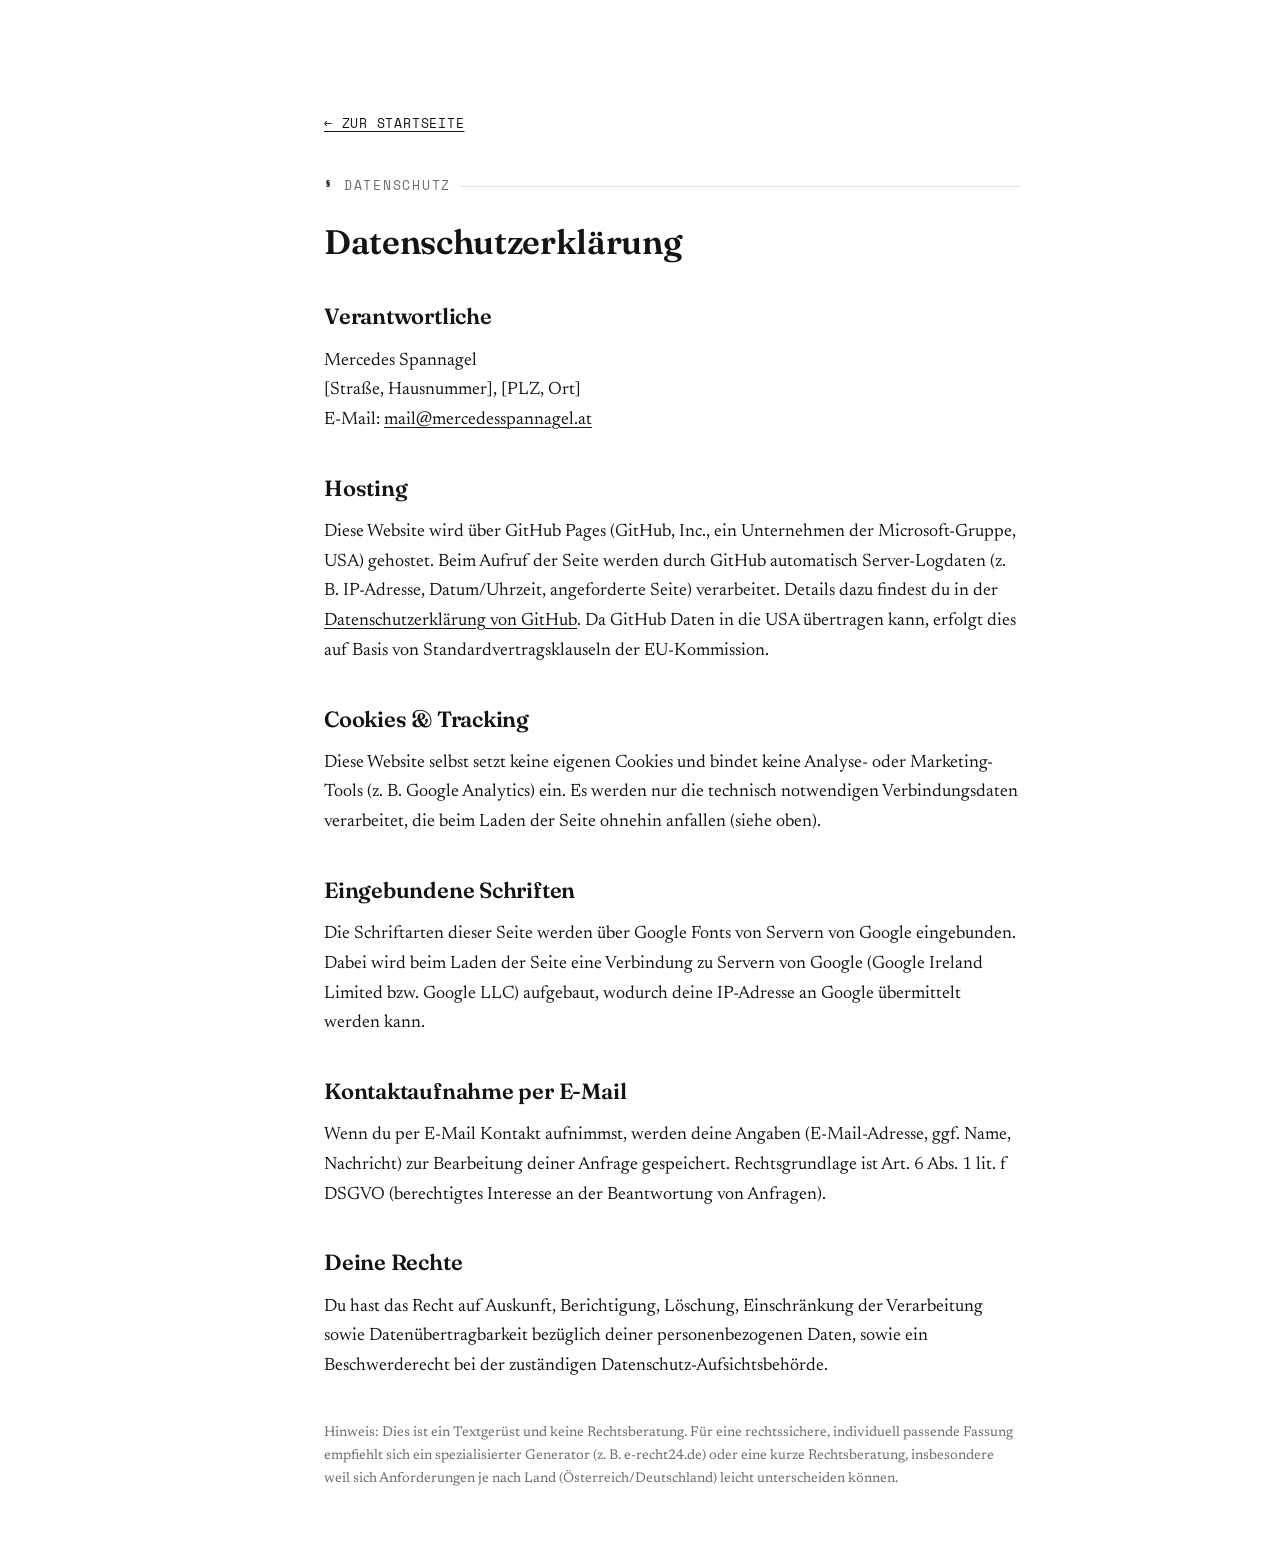
<file: datenschutz.html>
<!DOCTYPE html>
<html lang="de">
<head>
<meta charset="UTF-8">
<meta name="viewport" content="width=device-width, initial-scale=1">
<title>Datenschutz — Mercedes Spannagel</title>
<meta name="robots" content="noindex">
<link rel="preconnect" href="https://fonts.googleapis.com">
<link rel="preconnect" href="https://fonts.gstatic.com" crossorigin>
<link href="https://fonts.googleapis.com/css2?family=Fraunces:ital,opsz,wght@0,9..144,300;0,9..144,500;0,9..144,600;1,9..144,500&family=Newsreader:ital,opsz,wght@0,6..72,400;0,6..72,500;1,6..72,400&family=Space+Mono:wght@400;700&display=swap" rel="stylesheet">
<link rel="stylesheet" href="styles.css">
</head>
<body>
<main style="margin-left:64px;">
  <section style="border-bottom:none; padding-top:min(14vh,110px);">
    <a class="subpage-back" href="index.html">← Zur Startseite</a>
    <div class="eyebrow" style="margin-top:36px;"><span class="num">§</span> Datenschutz</div>
    <h1 style="font-size:clamp(26px,4vw,34px); margin-bottom:28px;">Datenschutzerklärung</h1>

    <div class="legal">
      <h2>Verantwortliche</h2>
      <p>
        Mercedes Spannagel<br>
        <!-- PLATZHALTER: bitte durch echte Anschrift ersetzen -->
        [Straße, Hausnummer], [PLZ, Ort]<br>
        E-Mail: <a href="mailto:mail@mercedesspannagel.at">mail@mercedesspannagel.at</a>
      </p>

      <h2>Hosting</h2>
      <p>
        Diese Website wird über GitHub Pages (GitHub, Inc., ein Unternehmen der Microsoft-Gruppe, USA) gehostet. Beim Aufruf der Seite werden durch GitHub automatisch Server-Logdaten (z. B. IP-Adresse, Datum/Uhrzeit, angeforderte Seite) verarbeitet. Details dazu findest du in der
        <a href="https://docs.github.com/en/site-policy/privacy-policies/github-general-privacy-statement" target="_blank" rel="noopener">Datenschutzerklärung von GitHub</a>. Da GitHub Daten in die USA übertragen kann, erfolgt dies auf Basis von Standardvertragsklauseln der EU-Kommission.
      </p>

      <h2>Cookies &amp; Tracking</h2>
      <p>
        Diese Website selbst setzt keine eigenen Cookies und bindet keine Analyse- oder Marketing-Tools (z. B. Google Analytics) ein. Es werden nur die technisch notwendigen Verbindungsdaten verarbeitet, die beim Laden der Seite ohnehin anfallen (siehe oben).
      </p>

      <h2>Eingebundene Schriften</h2>
      <p>
        Die Schriftarten dieser Seite werden über Google Fonts von Servern von Google eingebunden. Dabei wird beim Laden der Seite eine Verbindung zu Servern von Google (Google Ireland Limited bzw. Google LLC) aufgebaut, wodurch deine IP-Adresse an Google übermittelt werden kann.
      </p>

      <h2>Kontaktaufnahme per E-Mail</h2>
      <p>
        Wenn du per E-Mail Kontakt aufnimmst, werden deine Angaben (E-Mail-Adresse, ggf. Name, Nachricht) zur Bearbeitung deiner Anfrage gespeichert. Rechtsgrundlage ist Art. 6 Abs. 1 lit. f DSGVO (berechtigtes Interesse an der Beantwortung von Anfragen).
      </p>

      <h2>Deine Rechte</h2>
      <p>
        Du hast das Recht auf Auskunft, Berichtigung, Löschung, Einschränkung der Verarbeitung sowie Datenübertragbarkeit bezüglich deiner personenbezogenen Daten, sowie ein Beschwerderecht bei der zuständigen Datenschutz-Aufsichtsbehörde.
      </p>

      <p style="margin-top:40px; font-size:14px; color:var(--muted);">
        Hinweis: Dies ist ein Textgerüst und keine Rechtsberatung. Für eine rechtssichere, individuell passende Fassung empfiehlt sich ein spezialisierter Generator (z. B. e-recht24.de) oder eine kurze Rechtsberatung, insbesondere weil sich Anforderungen je nach Land (Österreich/Deutschland) leicht unterscheiden können.
      </p>
    </div>
  </section>
</main>
</body>
</html>
</file>
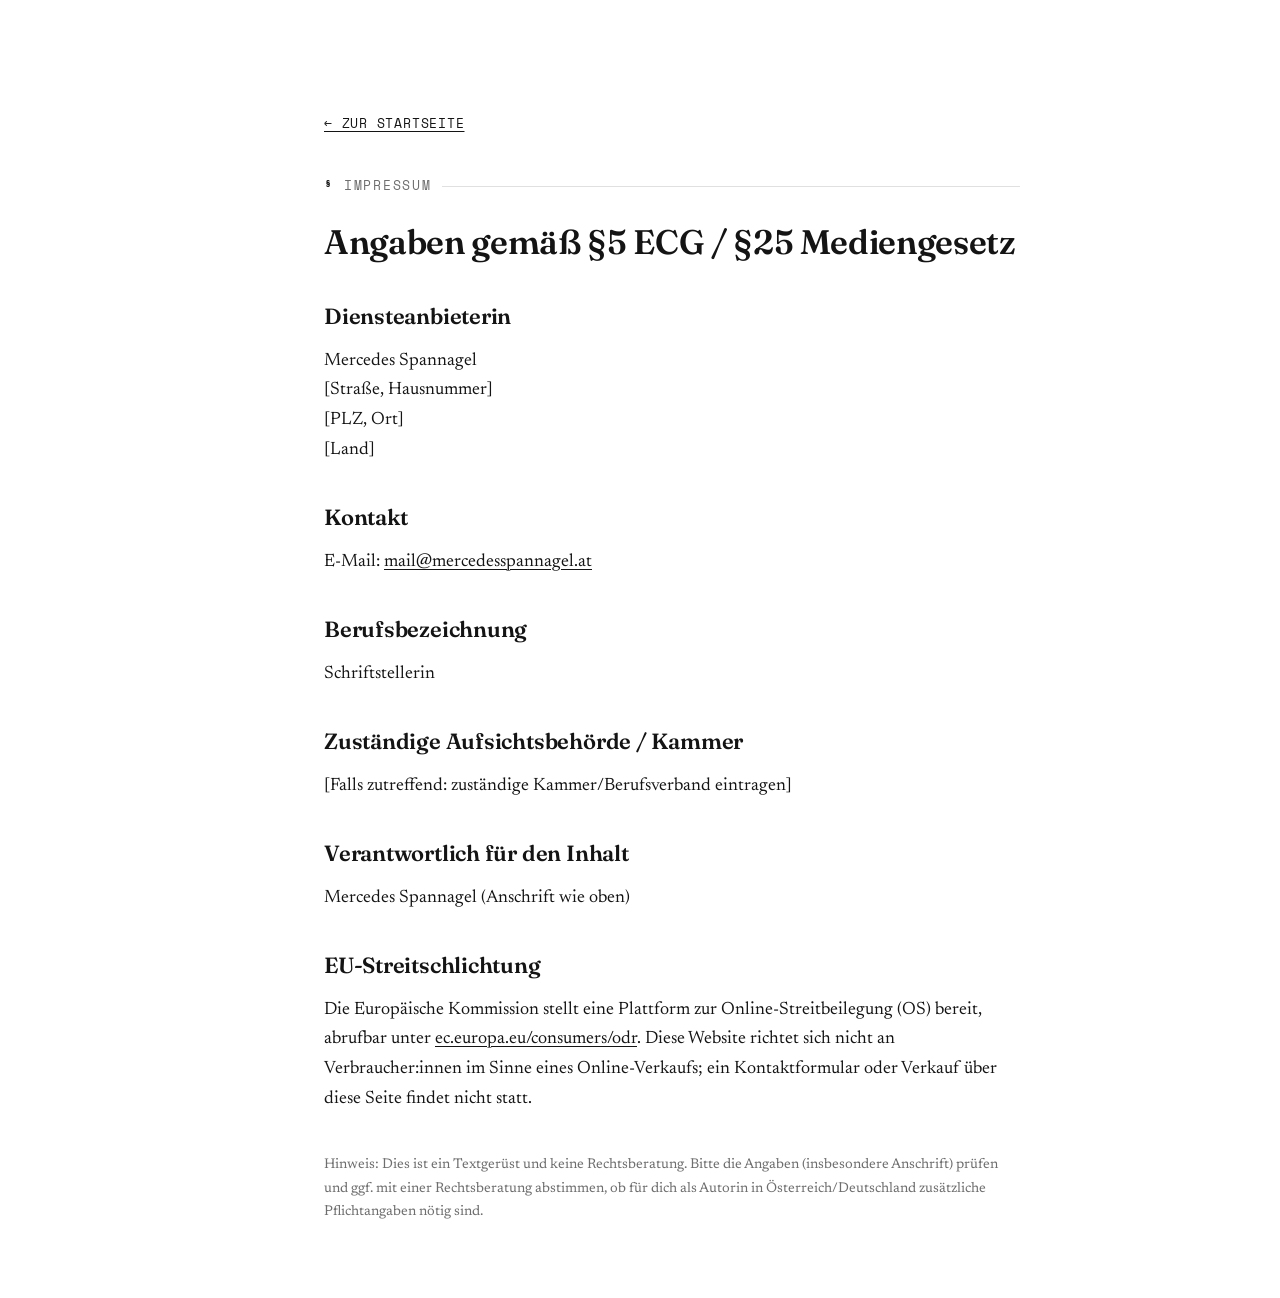
<file: impressum.html>
<!DOCTYPE html>
<html lang="de">
<head>
<meta charset="UTF-8">
<meta name="viewport" content="width=device-width, initial-scale=1">
<title>Impressum — Mercedes Spannagel</title>
<meta name="robots" content="noindex">
<link rel="preconnect" href="https://fonts.googleapis.com">
<link rel="preconnect" href="https://fonts.gstatic.com" crossorigin>
<link href="https://fonts.googleapis.com/css2?family=Fraunces:ital,opsz,wght@0,9..144,300;0,9..144,500;0,9..144,600;1,9..144,500&family=Newsreader:ital,opsz,wght@0,6..72,400;0,6..72,500;1,6..72,400&family=Space+Mono:wght@400;700&display=swap" rel="stylesheet">
<link rel="stylesheet" href="styles.css">
</head>
<body>
<main style="margin-left:64px;">
  <section style="border-bottom:none; padding-top:min(14vh,110px);">
    <a class="subpage-back" href="index.html">← Zur Startseite</a>
    <div class="eyebrow" style="margin-top:36px;"><span class="num">§</span> Impressum</div>
    <h1 style="font-size:clamp(26px,4vw,34px); margin-bottom:28px;">Angaben gemäß §5 ECG / §25 Mediengesetz</h1>

    <div class="legal">
      <h2>Diensteanbieterin</h2>
      <p>
        Mercedes Spannagel<br>
        <!-- PLATZHALTER: bitte durch echte Anschrift ersetzen -->
        [Straße, Hausnummer]<br>
        [PLZ, Ort]<br>
        [Land]
      </p>

      <h2>Kontakt</h2>
      <p>
        E-Mail: <a href="mailto:mail@mercedesspannagel.at">mail@mercedesspannagel.at</a>
      </p>

      <h2>Berufsbezeichnung</h2>
      <p>Schriftstellerin</p>

      <h2>Zuständige Aufsichtsbehörde / Kammer</h2>
      <p>
        <!-- PLATZHALTER: falls zutreffend, z. B. bei Mitgliedschaft in IG Autorinnen Autoren o.ä. -->
        [Falls zutreffend: zuständige Kammer/Berufsverband eintragen]
      </p>

      <h2>Verantwortlich für den Inhalt</h2>
      <p>Mercedes Spannagel (Anschrift wie oben)</p>

      <h2>EU-Streitschlichtung</h2>
      <p>
        Die Europäische Kommission stellt eine Plattform zur Online-Streitbeilegung (OS) bereit, abrufbar unter
        <a href="https://ec.europa.eu/consumers/odr/" target="_blank" rel="noopener">ec.europa.eu/consumers/odr</a>.
        Diese Website richtet sich nicht an Verbraucher:innen im Sinne eines Online-Verkaufs; ein Kontaktformular oder Verkauf über diese Seite findet nicht statt.
      </p>

      <p style="margin-top:40px; font-size:14px; color:var(--muted);">
        Hinweis: Dies ist ein Textgerüst und keine Rechtsberatung. Bitte die Angaben (insbesondere Anschrift) prüfen und ggf. mit einer Rechtsberatung abstimmen, ob für dich als Autorin in Österreich/Deutschland zusätzliche Pflichtangaben nötig sind.
      </p>
    </div>
  </section>
</main>
</body>
</html>
</file>
<file: styles.css>
:root{
    --paper:#FFFFFF;
    --ink:#141414;
    --spine:#111111;
    --accent:#8B1E2B;
    --accent-dark:#671420;
    --muted:#6E6E6E;
    --line: rgba(0,0,0,0.12);
    --maxw: 760px;
  }
  *{box-sizing:border-box;}
  html{scroll-behavior:smooth;}
  body{
    margin:0;
    background:var(--paper);
    color:var(--ink);
    font-family:'Newsreader', serif;
    font-size:18px;
    line-height:1.65;
    -webkit-font-smoothing:antialiased;
  }
  ::selection{ background:var(--ink); color:var(--paper); }

  h1,h2,h3{
    font-family:'Fraunces', serif;
    font-weight:600;
    margin:0;
    letter-spacing:-0.01em;
  }

  a{ color:var(--ink); text-decoration-thickness:1px; text-underline-offset:3px; }
  a:hover{ color:var(--muted); }

  .eyebrow{
    font-family:'Space Mono', monospace;
    font-size:12.5px;
    letter-spacing:0.14em;
    text-transform:uppercase;
    color:var(--muted);
    display:flex;
    align-items:center;
    gap:10px;
    margin-bottom:18px;
  }
  .eyebrow .num{
    color:var(--ink);
    font-weight:700;
  }
  .eyebrow::after{
    content:"";
    flex:1;
    height:1px;
    background:var(--line);
  }

  /* ---------- Spine navigation ---------- */
  .spine{
    position:fixed;
    top:0; left:0;
    height:100vh;
    width:64px;
    background:var(--spine);
    display:flex;
    flex-direction:column;
    align-items:center;
    justify-content:space-between;
    padding:28px 0;
    z-index:100;
  }
  .spine-title{
    writing-mode: vertical-rl;
    text-orientation: mixed;
    font-family:'Fraunces', serif;
    font-weight:600;
    font-size:20px;
    letter-spacing:0.06em;
    color:#FFFFFF;
    white-space:nowrap;
  }
  .spine-foil{
    width:1px;
    flex:1;
    background:linear-gradient(180deg, transparent, rgba(255,255,255,0.22) 15%, rgba(255,255,255,0.22) 85%, transparent);
    margin:18px 0;
  }
  .spine-nav{
    display:flex;
    flex-direction:column;
    gap:14px;
  }
  .spine-dot{
    width:9px; height:9px;
    border-radius:50%;
    border:1px solid rgba(255,255,255,0.55);
    background:transparent;
    cursor:pointer;
    padding:0;
    transition: background 0.25s, transform 0.25s;
  }
  .spine-dot.active{
    background:#FFFFFF;
    border-color:#FFFFFF;
    transform:scale(1.25);
  }

  main{
    margin-left:64px;
  }

  section{
    max-width:var(--maxw);
    margin:0 auto;
    padding:min(14vh,120px) 32px 60px;
    border-bottom:1px solid var(--line);
  }
  section:last-of-type{ border-bottom:none; }

  /* ---------- Hero ---------- */
  #hero{ padding-top:min(18vh,150px); }
  .hero-grid{
    display:grid;
    grid-template-columns: 1fr;
    gap:36px;
  }
  .name{
    font-size:clamp(30px, 5vw, 44px);
    line-height:1.05;
    margin-bottom:6px;
  }
  .role{
    font-family:'Space Mono', monospace;
    font-size:13px;
    letter-spacing:0.08em;
    color:var(--muted);
    text-transform:uppercase;
    margin-bottom:22px;
  }
  .book-block{
    display:grid;
    grid-template-columns: 148px 1fr;
    gap:28px;
    align-items:start;
  }
  .cover{
    width:148px;
    box-shadow: 0 16px 34px rgba(0,0,0,0.20), 0 2px 6px rgba(0,0,0,0.14);
    transition: transform 0.35s ease;
    display:block;
    border-radius:1px;
  }
  .cover:hover{ transform: rotate(-1.5deg) translateY(-4px); }
  .book-title{
    font-size:26px;
    margin-bottom:4px;
  }
  .book-meta{
    font-family:'Space Mono', monospace;
    font-size:12.5px;
    color:var(--muted);
    margin-bottom:14px;
  }
  .book-desc{ margin-bottom:16px; }
  .cta-row{ display:flex; gap:22px; flex-wrap:wrap; font-family:'Space Mono', monospace; font-size:13px; }
  .cta-row a{ text-transform:uppercase; letter-spacing:0.04em; }

  /* ---------- Press list ---------- */
  .press-item{
    padding:20px 0;
    border-top:1px solid var(--line);
    display:grid;
    grid-template-columns: 90px 1fr;
    gap:20px;
  }
  .press-item:first-of-type{ border-top:none; }
  .press-date{
    font-family:'Space Mono', monospace;
    font-size:12px;
    color:var(--ink);
    padding-top:3px;
  }
  .press-title{ font-style:italic; }
  .press-source{ color:var(--muted); font-size:15px; }

  /* ---------- Book 2 ---------- */
  .quotes{ margin-top:22px; display:flex; flex-direction:column; gap:14px; }
  blockquote{
    margin:0; padding-left:18px; border-left:2px solid var(--ink);
    font-style:italic; font-size:17px; color:var(--ink);
  }
  blockquote cite{
    display:block; margin-top:6px; font-style:normal;
    font-family:'Space Mono', monospace; font-size:12px; letter-spacing:0.04em;
    color:var(--muted); text-transform:uppercase;
  }
  .prize{
    font-family:'Space Mono', monospace;
    font-size:15px;
  }

  /* ---------- Vita ---------- */
  .vita-grid{
    display:grid;
    grid-template-columns: 1fr;
    gap:34px;
  }
  .vita-block h3{
    font-family:'Space Mono', monospace;
    font-size:13px;
    letter-spacing:0.1em;
    text-transform:uppercase;
    color:var(--ink);
    font-weight:700;
    margin-bottom:10px;
  }
  .vita-block ul{
    list-style:none; margin:0; padding:0;
  }
  .vita-block li{
    padding:8px 0;
    border-top:1px solid var(--line);
    font-size:16.5px;
  }
  .vita-block li:first-child{ border-top:none; }

  /* ---------- Contact ---------- */
  #kontakt{ border-bottom:none; }
  .contact-lines{ font-family:'Space Mono', monospace; font-size:15px; line-height:2; }
  .contact-lines a{ color:var(--ink); }
  .contact-lines a:hover{ color:var(--muted); }
  footer{
    max-width:var(--maxw);
    margin:0 auto;
    padding:0 32px 60px;
    font-family:'Space Mono', monospace;
    font-size:12px;
    color:var(--muted);
    display:flex;
    justify-content:space-between;
    flex-wrap:wrap;
    gap:10px;
  }
  footer a{ color:var(--muted); }

  @media (max-width: 720px){
    .spine{
      width:100%; height:auto; flex-direction:row;
      top:0; position:fixed; padding:14px 20px;
    }
    .spine-title{ writing-mode:horizontal-tb; font-size:16px; }
    .spine-foil{ display:none; }
    .spine-nav{ flex-direction:row; }
    main{ margin-left:0; padding-top:58px; }
    .book-block{ grid-template-columns: 1fr; }
    .cover{ width:120px; }
    .press-item{ grid-template-columns: 1fr; gap:6px; }
  }

  @media (prefers-reduced-motion: reduce){
    html{ scroll-behavior:auto; }
    .cover, .spine-dot{ transition:none; }
  }

/* ---------- Subpages (Impressum / Datenschutz) ---------- */
.subpage-back{
  display:inline-flex;
  align-items:center;
  gap:6px;
  font-family:'Space Mono', monospace;
  font-size:13px;
  text-transform:uppercase;
  letter-spacing:0.06em;
}
.legal h2{
  font-size:22px;
  margin-top:34px;
  margin-bottom:12px;
}
.legal h2:first-of-type{ margin-top:0; }
.legal p{ margin:0 0 14px; }
.legal ul{ margin:0 0 14px; padding-left:20px; }
.legal li{ margin-bottom:6px; }

/* ---------- Presse-Thumbnails (für "Neue Texte") ---------- */
.press-item{
  grid-template-columns: 90px 1fr;
}
.press-thumb{
  width:84px;
  height:84px;
  object-fit:contain;
  border-radius:1px;
  box-shadow: 0 4px 10px rgba(0,0,0,0.15);
}
</file>
